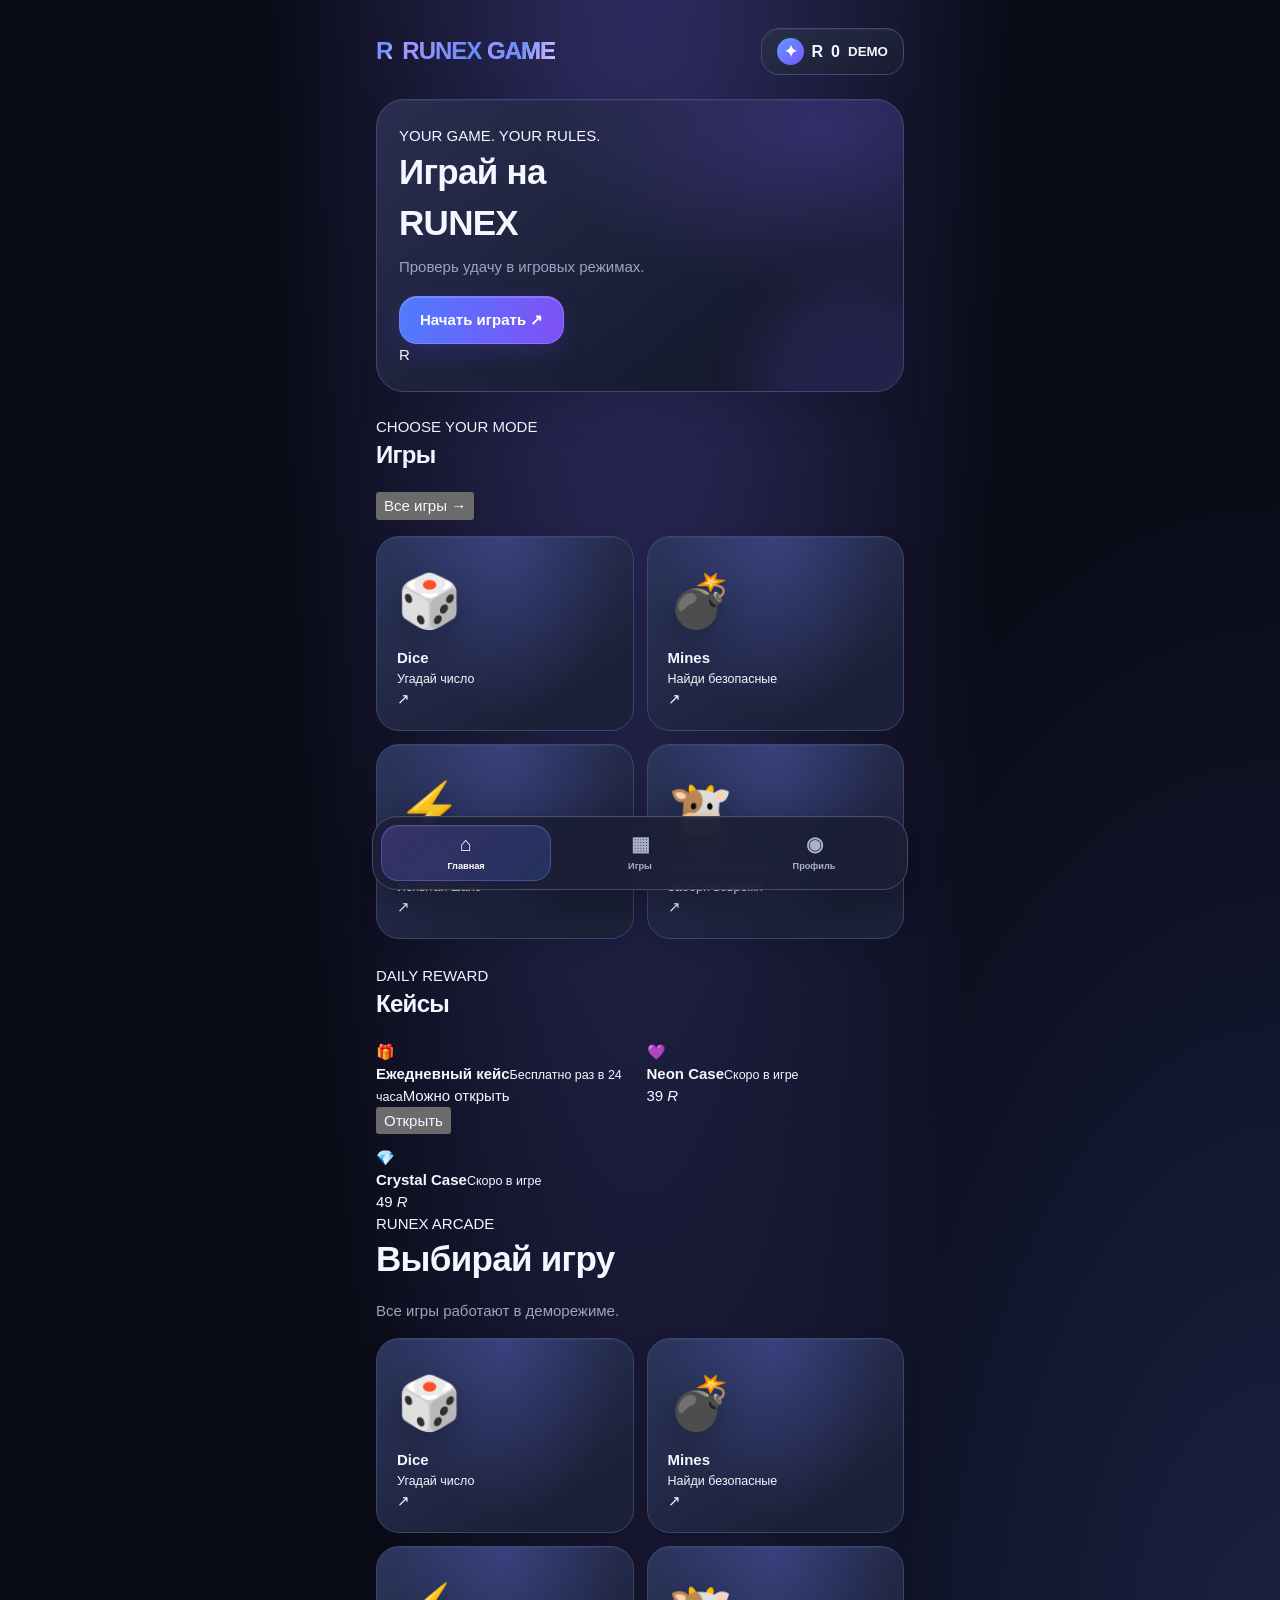
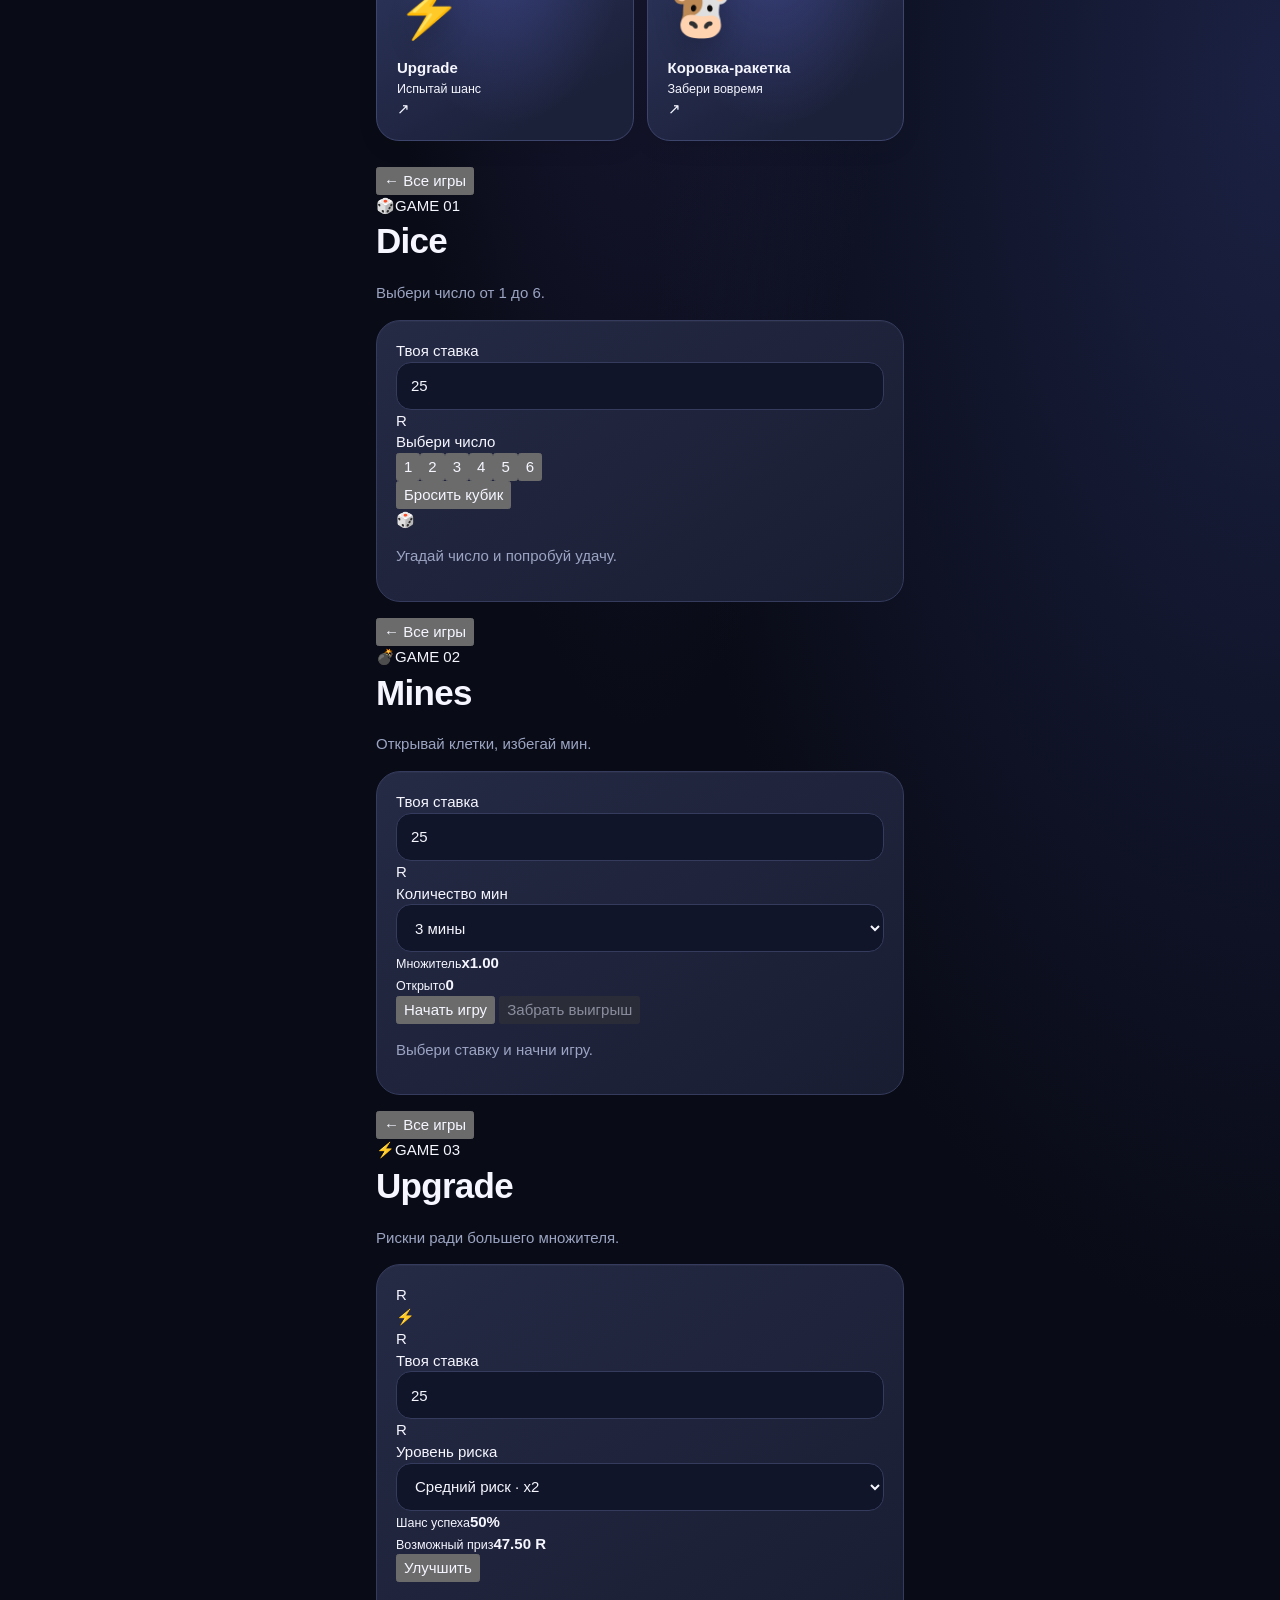
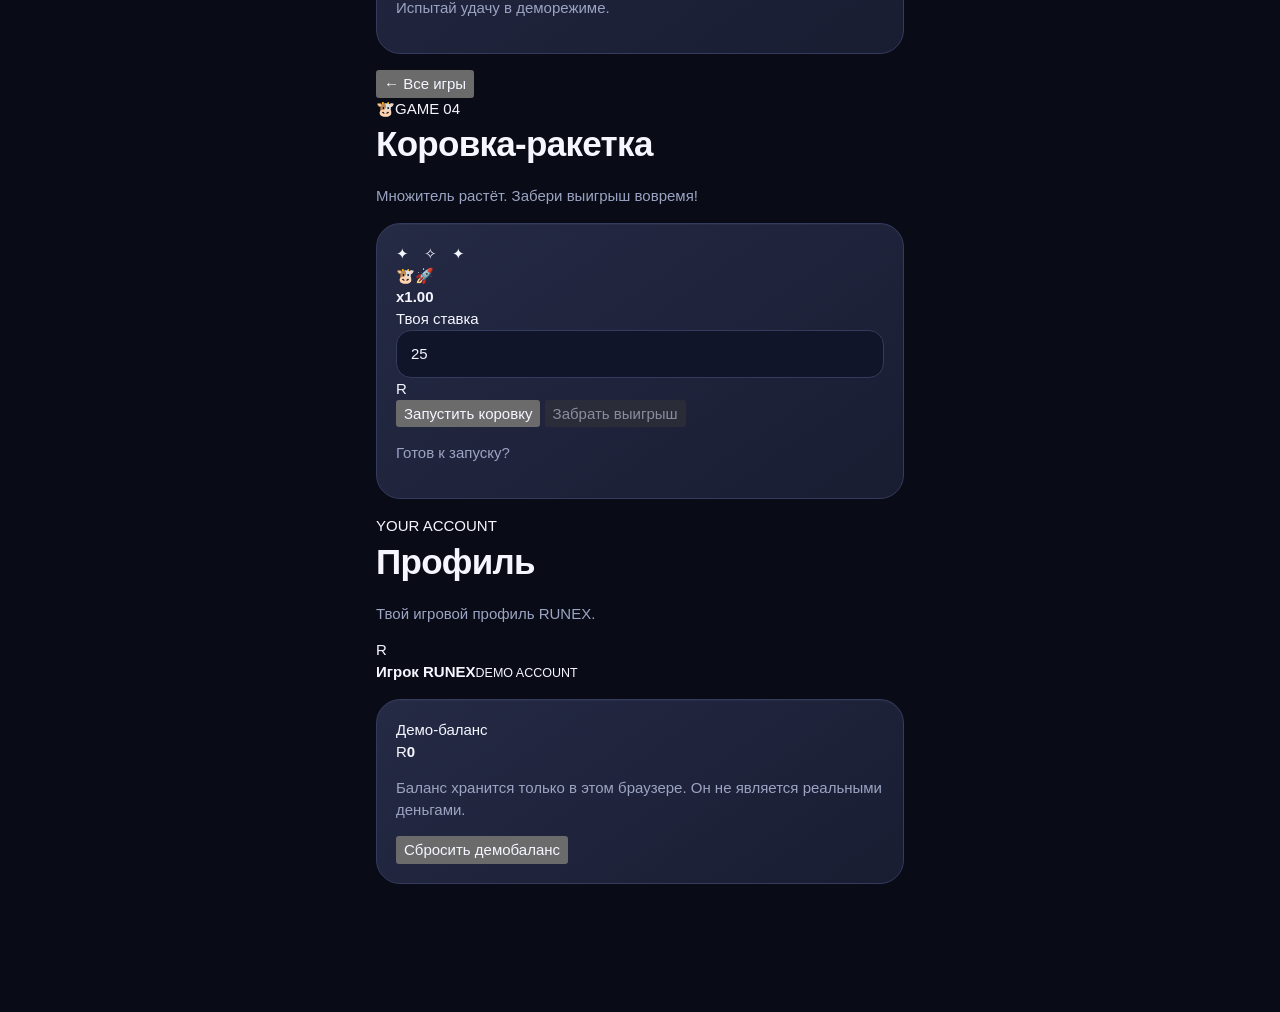
<file: index.html>
<!DOCTYPE html>
<html lang="ru">
<head>
  <meta charset="UTF-8">
  <meta name="viewport" content="width=device-width, initial-scale=1, maximum-scale=1, user-scalable=no">
  <meta name="theme-color" content="#090b16">
  <title>RUNEX GAME</title>
  <link rel="stylesheet" href="./css/style.css">
  <script src="https://telegram.org/js/telegram-web-app.js"></script>
</head>
<body>
  <div class="app">
    <header class="topbar">
      <a class="brand" href="#" data-page="home">
        <span class="brand-mark">R</span>
        <span>RUNEX<span class="brand-light"> GAME</span></span>
      </a>
      <div class="balance"><span class="coin">R</span><span id="balance">1000</span><small>DEMO</small></div>
    </header>

    <main>
      <section class="page active" id="page-home">
        <div class="hero">
          <div class="hero-glow"></div>
          <span class="eyebrow">YOUR GAME. YOUR RULES.</span>
          <h1>Играй на<br><span>RUNEX</span></h1>
          <p>Проверь удачу в игровых режимах.</p>
          <button class="primary-btn" data-page="games">Начать играть <span>↗</span></button>
          <div class="hero-symbol">R</div>
        </div>

        <div class="section-heading">
          <div><span class="eyebrow">CHOOSE YOUR MODE</span><h2>Игры</h2></div>
          <button class="text-btn" data-page="games">Все игры →</button>
        </div>
        <div class="games-grid">
          <button class="game-card dice-card" data-game="dice"><span class="game-icon">🎲</span><strong>Dice</strong><small>Угадай число</small><span class="card-arrow">↗</span></button>
          <button class="game-card mines-card" data-game="mines"><span class="game-icon">💣</span><strong>Mines</strong><small>Найди безопасные</small><span class="card-arrow">↗</span></button>
          <button class="game-card upgrade-card" data-game="upgrade"><span class="game-icon">⚡</span><strong>Upgrade</strong><small>Испытай шанс</small><span class="card-arrow">↗</span></button>
          <button class="game-card cow-card" data-game="cow"><span class="game-icon">🐮</span><strong>Коровка-ракетка</strong><small>Забери вовремя</small><span class="card-arrow">↗</span></button>
        </div>

        <div class="section-heading"><div><span class="eyebrow">DAILY REWARD</span><h2>Кейсы</h2></div></div>
        <div class="case-list">
          <div class="case-card daily-case"><div class="case-art">🎁</div><div class="case-info"><strong>Ежедневный кейс</strong><small>Бесплатно раз в 24 часа</small><span id="daily-timer">Можно открыть</span></div><button id="open-daily" class="small-btn">Открыть</button></div>
          <div class="case-card"><div class="case-art purple">💜</div><div class="case-info"><strong>Neon Case</strong><small>Скоро в игре</small></div><span class="case-price">39 <i>R</i></span></div>
          <div class="case-card"><div class="case-art blue">💎</div><div class="case-info"><strong>Crystal Case</strong><small>Скоро в игре</small></div><span class="case-price">49 <i>R</i></span></div>
        </div>
      </section>

      <section class="page" id="page-games">
        <div class="page-title"><span class="eyebrow">RUNEX ARCADE</span><h1>Выбирай игру</h1><p>Все игры работают в деморежиме.</p></div>
        <div class="games-grid">
          <button class="game-card dice-card" data-game="dice"><span class="game-icon">🎲</span><strong>Dice</strong><small>Угадай число</small><span class="card-arrow">↗</span></button>
          <button class="game-card mines-card" data-game="mines"><span class="game-icon">💣</span><strong>Mines</strong><small>Найди безопасные</small><span class="card-arrow">↗</span></button>
          <button class="game-card upgrade-card" data-game="upgrade"><span class="game-icon">⚡</span><strong>Upgrade</strong><small>Испытай шанс</small><span class="card-arrow">↗</span></button>
          <button class="game-card cow-card" data-game="cow"><span class="game-icon">🐮</span><strong>Коровка-ракетка</strong><small>Забери вовремя</small><span class="card-arrow">↗</span></button>
        </div>
      </section>

      <section class="page" id="page-dice">
        <button class="back-btn" data-page="games">← Все игры</button>
        <div class="game-header"><span class="big-game-icon">🎲</span><span class="eyebrow">GAME 01</span><h1>Dice</h1><p>Выбери число от 1 до 6.</p></div>
        <div class="panel">
          <label>Твоя ставка</label><div class="input-wrap"><input id="dice-bet" type="number" min="1" value="25"><span>R</span></div>
          <label>Выбери число</label><div id="dice-options" class="number-options">
            <button class="number-btn selected" data-number="1">1</button><button class="number-btn" data-number="2">2</button><button class="number-btn" data-number="3">3</button><button class="number-btn" data-number="4">4</button><button class="number-btn" data-number="5">5</button><button class="number-btn" data-number="6">6</button>
          </div>
          <button id="roll-dice" class="primary-btn full">Бросить кубик</button>
          <div id="dice-result" class="result-box">🎲</div><p id="dice-message" class="message">Угадай число и попробуй удачу.</p>
        </div>
      </section>

      <section class="page" id="page-mines">
        <button class="back-btn" data-page="games">← Все игры</button>
        <div class="game-header"><span class="big-game-icon">💣</span><span class="eyebrow">GAME 02</span><h1>Mines</h1><p>Открывай клетки, избегай мин.</p></div>
        <div class="panel">
          <label>Твоя ставка</label><div class="input-wrap"><input id="mines-bet" type="number" min="1" value="25"><span>R</span></div>
          <label>Количество мин</label><select id="mine-count"><option value="3">3 мины</option><option value="5">5 мин</option><option value="8">8 мин</option><option value="12">12 мин</option></select>
          <div class="mines-stats"><div><small>Множитель</small><strong id="mines-multiplier">x1.00</strong></div><div><small>Открыто</small><strong id="mines-count">0</strong></div></div>
          <div id="mines-grid" class="mines-grid"></div>
          <button id="start-mines" class="primary-btn full">Начать игру</button>
          <button id="cashout-mines" class="secondary-btn full" disabled>Забрать выигрыш</button>
          <p id="mines-message" class="message">Выбери ставку и начни игру.</p>
        </div>
      </section>

      <section class="page" id="page-upgrade">
        <button class="back-btn" data-page="games">← Все игры</button>
        <div class="game-header"><span class="big-game-icon">⚡</span><span class="eyebrow">GAME 03</span><h1>Upgrade</h1><p>Рискни ради большего множителя.</p></div>
        <div class="panel">
          <div class="upgrade-visual"><span>R</span><div>⚡</div><span>R</span></div>
          <label>Твоя ставка</label><div class="input-wrap"><input id="upgrade-bet" type="number" min="1" value="25"><span>R</span></div>
          <label>Уровень риска</label><select id="upgrade-risk"><option value="low">Низкий риск · x1.5</option><option value="medium" selected>Средний риск · x2</option><option value="high">Высокий риск · x4</option></select>
          <div class="mines-stats"><div><small>Шанс успеха</small><strong id="upgrade-chance">50%</strong></div><div><small>Возможный приз</small><strong id="upgrade-prize">50 R</strong></div></div>
          <div class="chance-track"><div id="upgrade-chance-bar"></div></div>
          <button id="run-upgrade" class="primary-btn full">Улучшить</button><p id="upgrade-message" class="message">Испытай удачу в деморежиме.</p>
        </div>
      </section>

      <section class="page" id="page-cow">
        <button class="back-btn" data-page="games">← Все игры</button>
        <div class="game-header"><span class="big-game-icon">🐮</span><span class="eyebrow">GAME 04</span><h1>Коровка-ракетка</h1><p>Множитель растёт. Забери выигрыш вовремя!</p></div>
        <div class="panel">
          <div class="cow-arena"><div class="cow-stars">✦　✧　✦</div><div id="cow-character">🐮🚀</div><div class="cow-ground"></div><strong id="cow-multiplier">x1.00</strong></div>
          <label>Твоя ставка</label><div class="input-wrap"><input id="cow-bet" type="number" min="1" value="25"><span>R</span></div>
          <div class="progress-track"><div id="cow-progress"></div></div>
          <button id="cow-start" class="primary-btn full">Запустить коровку</button>
          <button id="cow-cashout" class="secondary-btn full" disabled>Забрать выигрыш</button>
          <p id="cow-message" class="message">Готов к запуску?</p>
        </div>
      </section>

      <section class="page" id="page-profile">
        <div class="page-title"><span class="eyebrow">YOUR ACCOUNT</span><h1>Профиль</h1><p>Твой игровой профиль RUNEX.</p></div>
        <div class="profile-card"><div class="avatar">R</div><div><strong id="profile-name">Игрок RUNEX</strong><small>DEMO ACCOUNT</small></div></div>
        <div class="panel">
          <label>Демо-баланс</label><div class="profile-balance"><span class="coin">R</span><strong id="profile-balance">1000</strong></div>
          <p class="message">Баланс хранится только в этом браузере. Он не является реальными деньгами.</p>
          <button id="reset-balance" class="secondary-btn full">Сбросить демобаланс</button>
        </div>
      </section>
    </main>

    <nav class="bottom-nav">
      <button class="nav-item active" data-page="home"><span>⌂</span><small>Главная</small></button>
      <button class="nav-item" data-page="games"><span>▦</span><small>Игры</small></button>
      <button class="nav-item" data-page="profile"><span>◉</span><small>Профиль</small></button>
    </nav>
    <div id="toast" class="toast"></div>
  </div>
  <script src="./js/app.js"></script>
</body>
</html>
</file>
<file: css/style.css>
:root {
  color-scheme: dark;
  --bg: #090b16;
  --surface: #171b30;
  --card: #20253e;
  --card-light: #292f4d;
  --border: #343b5c;
  --text: #f5f6ff;
  --muted: #9ba4c2;
  --purple: #7657ff;
  --blue: #477dff;
  --gold: #ffd65a;
  --green: #48dba0;
  --radius: 24px;
}

* {
  box-sizing: border-box;
  -webkit-tap-highlight-color: transparent;
}

html {
  min-height: 100%;
  background: var(--bg);
  scroll-behavior: smooth;
}

body {
  margin: 0;
  min-height: 100vh;
  color: var(--text);
  background:
    radial-gradient(ellipse at 50% -10%, #33306a 0%, transparent 42%),
    radial-gradient(ellipse at 100% 40%, #1b2143 0%, transparent 35%),
    var(--bg);
  font-family: -apple-system, BlinkMacSystemFont, "Segoe UI",
    Roboto, sans-serif;
  font-size: 15px;
  line-height: 1.45;
  -webkit-font-smoothing: antialiased;
}

button,
input,
select {
  font: inherit;
}

button {
  color: inherit;
  cursor: pointer;
}

button:focus-visible,
input:focus-visible,
select:focus-visible {
  outline: 2px solid #9a8aff;
  outline-offset: 3px;
}

a {
  color: inherit;
  text-decoration: none;
}

img {
  max-width: 100%;
}

.app {
  width: 100%;
  max-width: 560px;
  min-height: 100vh;
  margin: 0 auto;
  padding: 14px 16px calc(112px + env(safe-area-inset-bottom));
  overflow: hidden;
}

.topbar {
  display: flex;
  align-items: center;
  justify-content: space-between;
  gap: 12px;
  margin: 4px 0 24px;
}

.brand {
  display: flex;
  align-items: center;
  gap: 10px;
  min-width: 0;
  font-size: 24px;
  font-weight: 900;
  letter-spacing: -1px;
}

.brand span,
.brand strong {
  background: linear-gradient(110deg, #a89aff, #698aff, #e1c1ff);
  background-clip: text;
  -webkit-background-clip: text;
  color: transparent;
}

.balance {
  display: flex;
  align-items: center;
  justify-content: center;
  gap: 8px;
  flex-shrink: 0;
  min-height: 46px;
  padding: 9px 15px;
  border: 1px solid #454b70;
  border-radius: 18px;
  background: linear-gradient(145deg, #292e4b, #171b30);
  box-shadow: inset 0 1px 0 #ffffff0d;
  font-size: 16px;
  font-weight: 800;
}

.balance::before {
  content: "✦";
  display: grid;
  place-items: center;
  width: 27px;
  height: 27px;
  border-radius: 50%;
  color: white;
  background: linear-gradient(135deg, #5f9bff, #7657ff);
}

.page {
  animation: page-enter 0.28s ease both;
}

.page h1,
.page h2,
.page h3 {
  margin-top: 0;
  letter-spacing: -0.7px;
}

.page h1 {
  margin-bottom: 8px;
  font-size: clamp(27px, 7vw, 35px);
  font-weight: 900;
}

.page h2 {
  font-size: 24px;
  font-weight: 850;
}

.page h3 {
  font-size: 18px;
  font-weight: 800;
}

.page p {
  color: var(--muted);
}

.hero {
  position: relative;
  isolation: isolate;
  overflow: hidden;
  margin-bottom: 24px;
  padding: 25px 22px;
  border: 1px solid #444576;
  border-radius: 28px;
  background:
    radial-gradient(ellipse at 85% 10%, #7958ff42, transparent 45%),
    linear-gradient(140deg, #292e50, #171b30 72%);
  box-shadow: 0 15px 40px #00000024, inset 0 1px 0 #ffffff0c;
}

.hero::after {
  content: "";
  position: absolute;
  z-index: -1;
  right: -45px;
  bottom: -80px;
  width: 190px;
  height: 190px;
  border-radius: 50%;
  background: #7657ff20;
  filter: blur(24px);
}

.hero h1,
.hero h2 {
  max-width: 90%;
}

.hero p {
  margin: 8px 0 18px;
}

.hero button,
.primary-button,
button.primary,
button[type="submit"] {
  border: 1px solid #9c91ff80;
  border-radius: 18px;
  background: linear-gradient(105deg, #4e7cff, #8050f5);
  color: #fff;
  font-weight: 850;
  box-shadow: 0 8px 25px #654cff30, inset 0 1px 0 #ffffff30;
  transition: transform 0.16s ease, filter 0.16s ease;
}

.hero button,
.primary-button {
  min-height: 48px;
  padding: 12px 20px;
}

button:active {
  transform: scale(0.97);
}

.hero button:hover,
.primary-button:hover,
button.primary:hover {
  filter: brightness(1.1);
}

.games-grid,
.game-grid,
.game-list {
  display: grid;
  grid-template-columns: repeat(2, minmax(0, 1fr));
  gap: 13px;
  margin: 16px 0 26px;
}

.game-card {
  position: relative;
  display: flex;
  flex-direction: column;
  justify-content: space-between;
  min-width: 0;
  min-height: 170px;
  overflow: hidden;
  padding: 16px;
  border: 1px solid #3d456c;
  border-radius: 23px;
  background:
    radial-gradient(ellipse at 50% 0%, #626de54a, transparent 65%),
    linear-gradient(150deg, #2c355c, #1c213a 78%);
  box-shadow: inset 0 1px 0 #ffffff0d, 0 8px 20px #00000016;
  transition: transform 0.18s ease, border-color 0.18s ease;
}

.game-card:active {
  transform: scale(0.975);
  border-color: #8272ff;
}

.game-card img {
  display: block;
  width: 100%;
  height: 85px;
  margin: 8px auto 12px;
  object-fit: contain;
  filter: drop-shadow(0 8px 12px #00000035);
}

.game-card h3,
.game-card h4 {
  margin: 0;
  font-size: 17px;
  font-weight: 850;
}

.game-card p {
  margin: 5px 0 0;
  font-size: 12px;
}

.game-card .icon,
.game-card .game-icon {
  display: grid;
  place-items: center;
  min-height: 90px;
  font-size: 52px;
  filter: drop-shadow(0 8px 12px #00000035);
}

.case-list {
  display: grid;
  grid-template-columns: repeat(2, minmax(0, 1fr));
  gap: 13px;
}

.panel,
.card {
  margin: 16px 0;
  padding: 19px;
  border: 1px solid var(--border);
  border-radius: var(--radius);
  background: linear-gradient(145deg, #252a45, #191d32);
  box-shadow: inset 0 1px 0 #ffffff08;
}

.panel h2,
.panel h3,
.card h2,
.card h3 {
  margin-bottom: 10px;
}

.panel p,
.card p {
  color: var(--muted);
}

input,
select {
  width: 100%;
  min-height: 48px;
  padding: 12px 14px;
  border: 1px solid var(--border);
  border-radius: 15px;
  color: var(--text);
  background: #111529;
}

button {
  transition: filter 0.16s ease, transform 0.16s ease;
}

button:disabled {
  cursor: not-allowed;
  opacity: 0.5;
  box-shadow: none;
}

.game-panel {
  padding: 18px;
  border: 1px solid var(--border);
  border-radius: 24px;
  background: linear-gradient(150deg, #242a47, #15192c);
}

.stat-grid {
  display: grid;
  grid-template-columns: repeat(2, minmax(0, 1fr));
  gap: 12px;
}

.stat-card {
  padding: 16px;
  border: 1px solid var(--border);
  border-radius: 19px;
  background: #222741;
}

.stat-card .value {
  margin-top: 5px;
  font-size: 25px;
  font-weight: 900;
}

.muted,
.subtitle {
  color: var(--muted);
}

.bottom-nav {
  position: fixed;
  z-index: 100;
  right: 50%;
  bottom: calc(10px + env(safe-area-inset-bottom));
  display: flex;
  align-items: center;
  justify-content: space-around;
  gap: 4px;
  width: calc(100% - 24px);
  max-width: 536px;
  padding: 8px;
  border: 1px solid #454b6d;
  border-radius: 25px;
  background: #1b1f34ed;
  box-shadow: 0 12px 36px #00000050, inset 0 1px 0 #ffffff0c;
  backdrop-filter: blur(22px);
  -webkit-backdrop-filter: blur(22px);
  transform: translateX(50%);
}

.bottom-nav button,
.bottom-nav a {
  display: flex;
  flex: 1;
  flex-direction: column;
  align-items: center;
  justify-content: center;
  gap: 4px;
  min-width: 0;
  min-height: 48px;
  padding: 7px 4px;
  border: 1px solid transparent;
  border-radius: 17px;
  color: #aab1cb;
  background: transparent;
  font-size: 11px;
  font-weight: 750;
  white-space: nowrap;
}

.bottom-nav button.active,
.bottom-nav a.active,
.bottom-nav [aria-current="page"] {
  border-color: #8275ff66;
  color: #fff;
  background: linear-gradient(135deg, #6555c65c, #426ddc3d);
  box-shadow: inset 0 1px 0 #ffffff10;
}

.bottom-nav button span,
.bottom-nav a span {
  font-size: 20px;
  line-height: 1.15;
}

.badge,
.tag {
  display: inline-flex;
  align-items: center;
  gap: 5px;
  padding: 5px 10px;
  border: 1px solid #6b5fe65c;
  border-radius: 12px;
  color: #c7c0ff;
  background: #7560ff1a;
  font-size: 12px;
  font-weight: 800;
}

.progress,
.progress-bar {
  height: 8px;
  overflow: hidden;
  border-radius: 99px;
  background: #353a57;
}

.progress > div,
.progress-bar > div {
  height: 100%;
  border-radius: inherit;
  background: linear-gradient(90deg, #4f87ff, #9a62ff);
  transition: width 0.25s ease;
}

.divider {
  height: 1px;
  margin: 16px 0;
  background: #ffffff12;
}

@keyframes page-enter {
  from {
    opacity: 0;
    transform: translateY(6px);
  }
  to {
    opacity: 1;
    transform: translateY(0);
  }
}

@media (min-width: 560px) {
  .app {
    padding-top: 24px;
  }

  .game-card {
    min-height: 195px;
    padding: 20px;
  }

  .game-card img {
    height: 105px;
  }
}

@media (max-width: 360px) {
  .app {
    padding-right: 11px;
    padding-left: 11px;
  }

  .games-grid,
  .game-grid,
  .game-list,
  .case-list {
    gap: 9px;
  }

  .game-card {
    min-height: 150px;
    padding: 12px;
  }

  .bottom-nav {
    width: calc(100% - 16px);
    padding: 6px;
  }

  .bottom-nav button,
  .bottom-nav a {
    font-size: 10px;
  }
}

@media (prefers-reduced-motion: reduce) {
  *,
  *::before,
  *::after {
    scroll-behavior: auto !important;
    animation-duration: 0.01ms !important;
    transition-duration: 0.01ms !important;
  }
}
</file>
